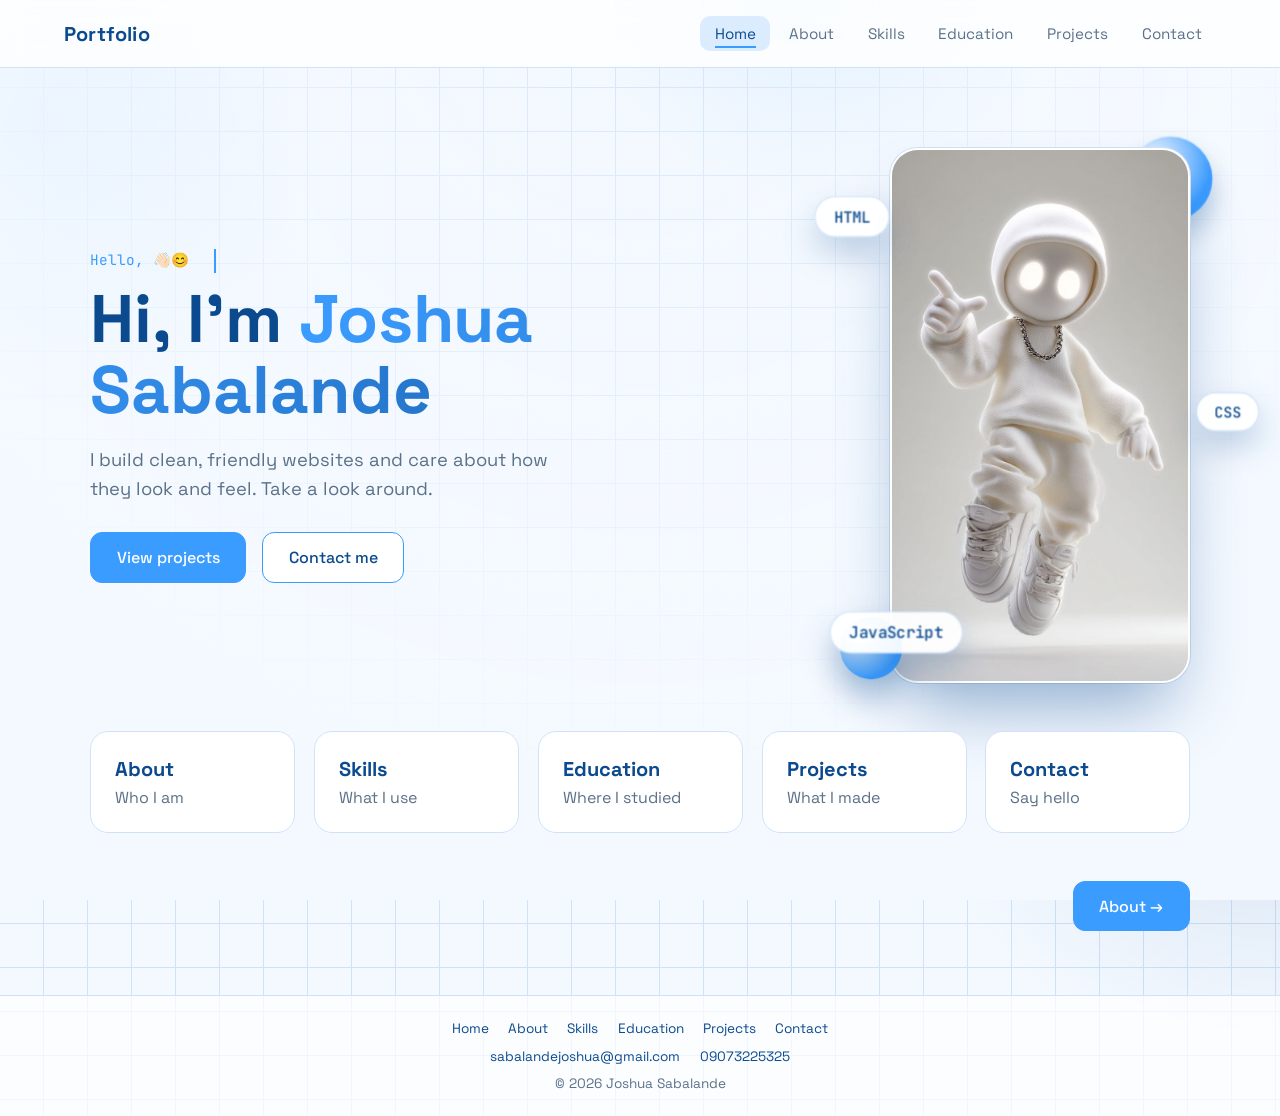
<file: index.html>
<!DOCTYPE html>
<html lang="en">
  <head>
    <meta charset="UTF-8">
    <meta name="viewport" content="width=device-width, initial-scale=1.0">
    <title>Home | Joshua Sabalande</title>
    <link rel="preconnect" href="https://fonts.googleapis.com">
    <link rel="preconnect" href="https://fonts.gstatic.com" crossorigin>
    <link
      href="https://fonts.googleapis.com/css2?family=Space+Grotesk:wght@400;500;700&amp;family=JetBrains+Mono:wght@400;500&amp;display=swap"
      rel="stylesheet"
    >
    <link rel="stylesheet" href="style.css">
  </head>

  <body>
    <header class="top">
      <a class="brand" href="index.html">Portfolio</a>
      <button class="menu-btn" aria-label="Open menu" aria-expanded="false" aria-controls="site-nav">
        <span></span>
        <span></span>
        <span></span>
      </button>
      <nav id="site-nav">
        <a href="index.html" class="active">Home</a>
        <a href="about.html">About</a>
        <a href="skills.html">Skills</a>
        <a href="education.html">Education</a>
        <a href="projects.html">Projects</a>
        <a href="contact.html">Contact</a>
      </nav>
    </header>

    <main class="page">
      <section class="hero">
        <div class="hero-text">
          <p class="code">Hello, 👋🏻😊</p>
          <h1>Hi, I'm <span class="grad">Joshua Sabalande</span></h1>
          <p class="lead">
            I build clean, friendly websites and care about how they look and feel. Take a look
            around.
          </p>
          <div class="btns">
            <a class="btn primary" href="projects.html">View projects</a>
            <a class="btn" href="contact.html">Contact me</a>
          </div>
        </div>
        <div class="stage">
          <span class="orb o1"></span>
          <span class="orb o2"></span>
          <div class="art">
            <img src="character.jpg" alt="3D white hooded character jumping and pointing">
          </div>
          <span class="chip c1">HTML</span>
          <span class="chip c2">CSS</span>
          <span class="chip c3">JavaScript</span>
        </div>
      </section>

      <section class="tiles">
        <a class="tile" href="about.html"><b>About</b><i>Who I am</i></a>
        <a class="tile" href="skills.html"><b>Skills</b><i>What I use</i></a>
        <a class="tile" href="education.html"><b>Education</b><i>Where I studied</i></a>
        <a class="tile" href="projects.html"><b>Projects</b><i>What I made</i></a>
        <a class="tile" href="contact.html"><b>Contact</b><i>Say hello</i></a>
      </section>

      <div class="pager">
        <span></span>
        <a class="btn primary" href="about.html">About →</a>
      </div>
    </main>

    <footer>
      <div class="flinks">
        <a href="index.html">Home</a>
        <a href="about.html">About</a>
        <a href="skills.html">Skills</a>
        <a href="education.html">Education</a>
        <a href="projects.html">Projects</a>
        <a href="contact.html">Contact</a>
      </div>
      <div class="flinks">
        <a href="mailto:sabalandejoshua@gmail.com">sabalandejoshua@gmail.com</a>
        <a href="tel:09073225325">09073225325</a>
      </div>
      <p>© 2026 Joshua Sabalande</p>
    </footer>

    <script src="script.js"></script>
  </body>
</html>
</file>
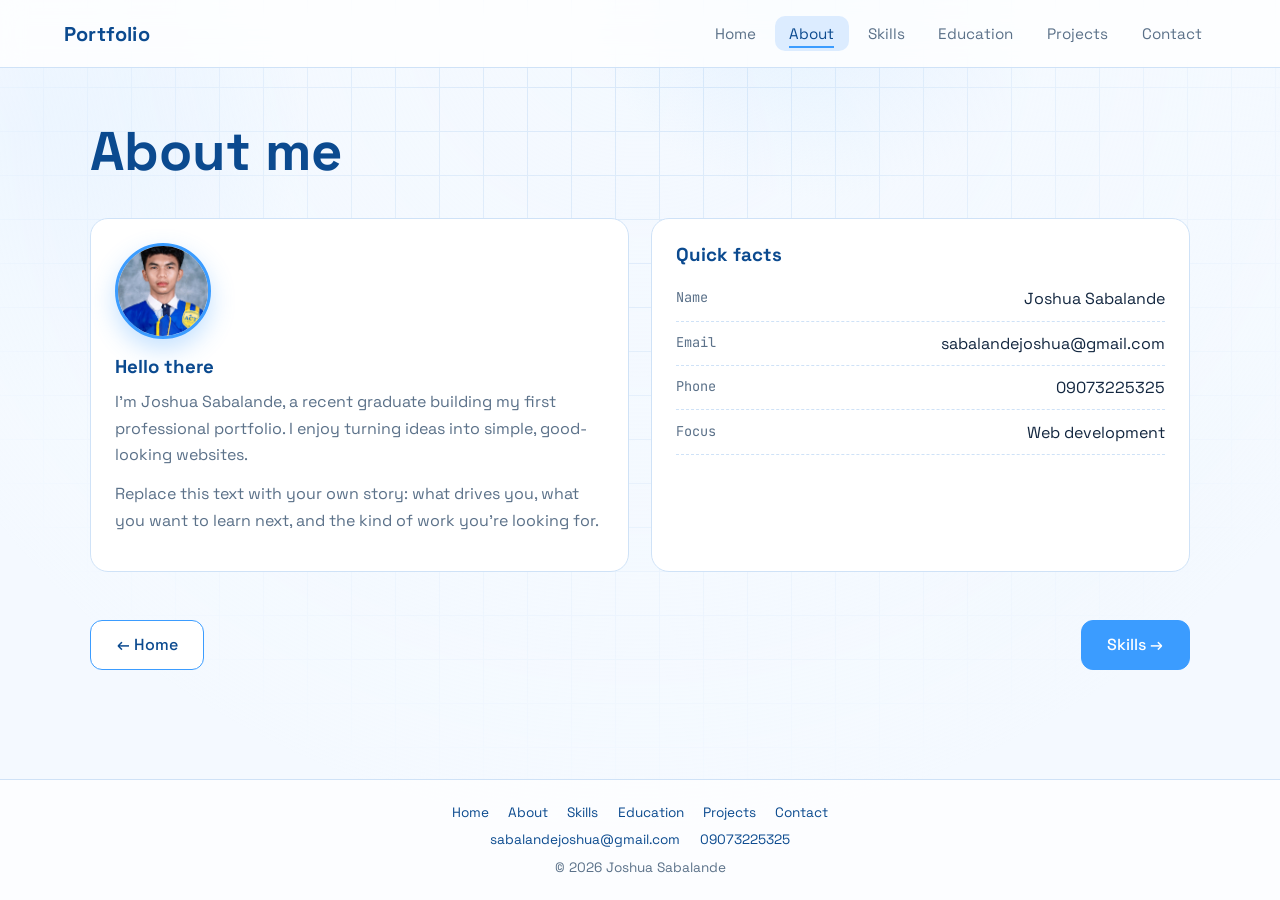
<file: about.html>
<!DOCTYPE html>
<html lang="en">
  <head>
    <meta charset="UTF-8">
    <meta name="viewport" content="width=device-width, initial-scale=1.0">
    <title>About | Joshua Sabalande</title>
    <link rel="preconnect" href="https://fonts.googleapis.com">
    <link rel="preconnect" href="https://fonts.gstatic.com" crossorigin>
    <link
      href="https://fonts.googleapis.com/css2?family=Space+Grotesk:wght@400;500;700&amp;family=JetBrains+Mono:wght@400;500&amp;display=swap"
      rel="stylesheet"
    >
    <link rel="stylesheet" href="style.css">
  </head>

  <body>
    <header class="top">
      <a class="brand" href="index.html">Portfolio</a>
      <button class="menu-btn" aria-label="Open menu" aria-expanded="false" aria-controls="site-nav">
        <span></span>
        <span></span>
        <span></span>
      </button>
      <nav id="site-nav">
        <a href="index.html">Home</a>
        <a href="about.html" class="active">About</a>
        <a href="skills.html">Skills</a>
        <a href="education.html">Education</a>
        <a href="projects.html">Projects</a>
        <a href="contact.html">Contact</a>
      </nav>
    </header>

    <main class="page">
      <div class="head">
        <h1>About me</h1>
      </div>

      <div class="split">
        <div class="card">
          <div class="avatar">
            JS
            <img src="profile.jpg" alt="Joshua Sabalande" onerror="this.style.display='none'">
          </div>
          <h3>Hello there</h3>
          <p>
            I'm Joshua Sabalande, a recent graduate building my first professional portfolio. I
            enjoy turning ideas into simple, good-looking websites.
          </p>
          <p>
            Replace this text with your own story: what drives you, what you want to learn next, and
            the kind of work you're looking for.
          </p>
        </div>
        <div class="card">
          <h3>Quick facts</h3>
          <ul class="facts">
            <li><span>Name</span>Joshua Sabalande</li>
            <li><span>Email</span>sabalandejoshua@gmail.com</li>
            <li><span>Phone</span>09073225325</li>
            <li><span>Focus</span>Web development</li>
          </ul>
        </div>
      </div>

      <div class="pager">
        <a class="btn" href="index.html">← Home</a>
        <a class="btn primary" href="skills.html">Skills →</a>
      </div>
    </main>

    <footer>
      <div class="flinks">
        <a href="index.html">Home</a>
        <a href="about.html">About</a>
        <a href="skills.html">Skills</a>
        <a href="education.html">Education</a>
        <a href="projects.html">Projects</a>
        <a href="contact.html">Contact</a>
      </div>
      <div class="flinks">
        <a href="mailto:sabalandejoshua@gmail.com">sabalandejoshua@gmail.com</a>
        <a href="tel:09073225325">09073225325</a>
      </div>
      <p>© 2026 Joshua Sabalande</p>
    </footer>

    <script src="script.js"></script>
  </body>
</html>
</file>
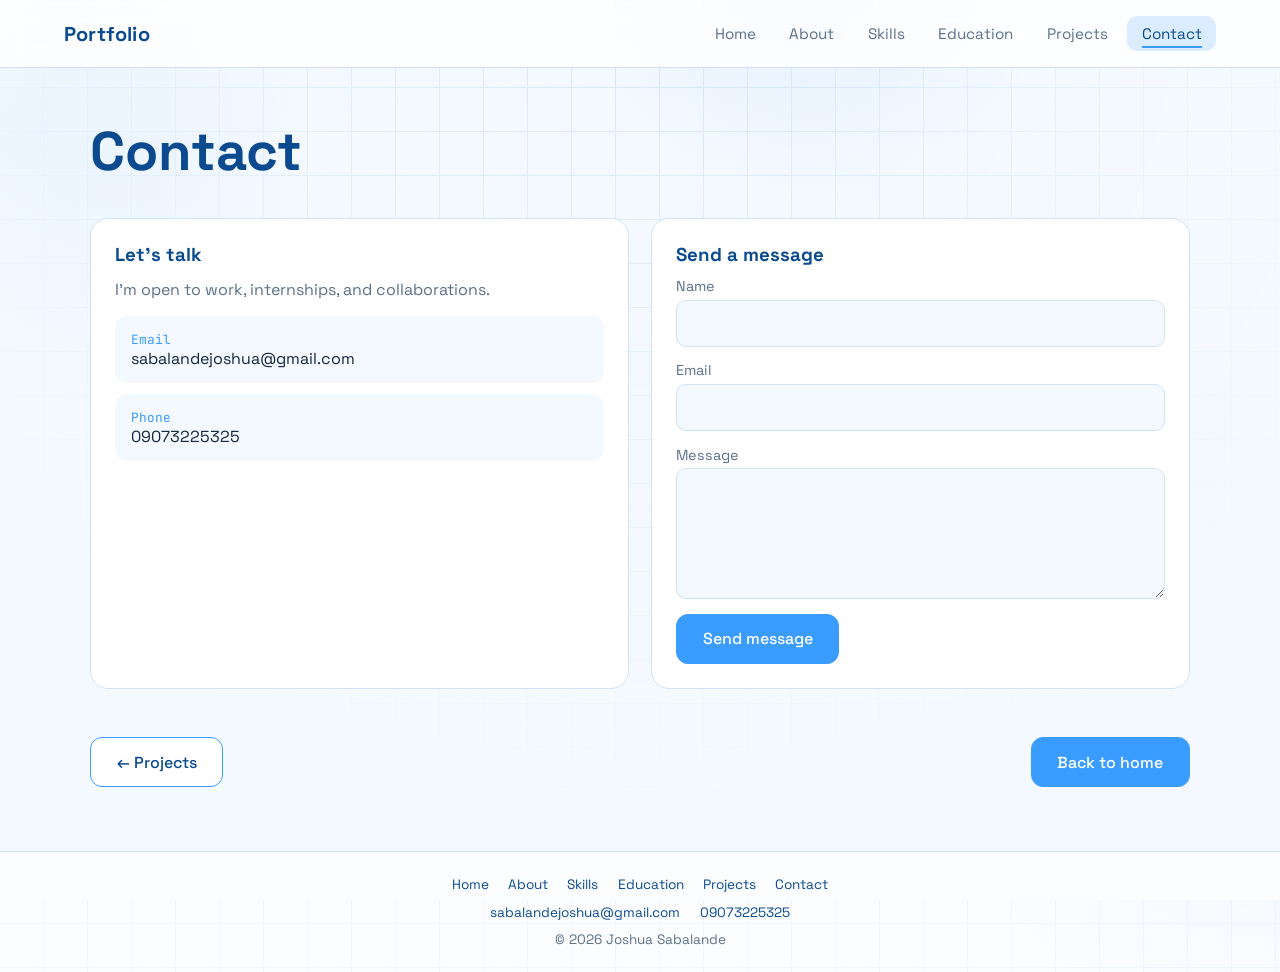
<file: contact.html>
<!DOCTYPE html>
<html lang="en">
  <head>
    <meta charset="UTF-8">
    <meta name="viewport" content="width=device-width, initial-scale=1.0">
    <title>Contact | Joshua Sabalande</title>
    <link rel="preconnect" href="https://fonts.googleapis.com">
    <link rel="preconnect" href="https://fonts.gstatic.com" crossorigin>
    <link
      href="https://fonts.googleapis.com/css2?family=Space+Grotesk:wght@400;500;700&amp;family=JetBrains+Mono:wght@400;500&amp;display=swap"
      rel="stylesheet"
    >
    <link rel="stylesheet" href="style.css">
  </head>

  <body>
    <header class="top">
      <a class="brand" href="index.html">Portfolio</a>
      <button class="menu-btn" aria-label="Open menu" aria-expanded="false" aria-controls="site-nav">
        <span></span>
        <span></span>
        <span></span>
      </button>
      <nav id="site-nav">
        <a href="index.html">Home</a>
        <a href="about.html">About</a>
        <a href="skills.html">Skills</a>
        <a href="education.html">Education</a>
        <a href="projects.html">Projects</a>
        <a href="contact.html" class="active">Contact</a>
      </nav>
    </header>

    <main class="page">
      <div class="head">
        <h1>Contact</h1>
      </div>

      <div class="split">
        <div class="card">
          <h3>Let's talk</h3>
          <p>I'm open to work, internships, and collaborations.</p>
          <a class="row" href="mailto:sabalandejoshua@gmail.com">
            <span>Email</span>sabalandejoshua@gmail.com
          </a>
          <a class="row" href="tel:09073225325"><span>Phone</span>09073225325</a>
        </div>
        <form class="card" action="mailto:sabalandejoshua@gmail.com" method="post" enctype="text/plain">
          <h3>Send a message</h3>
          <label>Name<input name="name" required></label>
          <label>Email<input type="email" name="email" required></label>
          <label>Message<textarea name="message" rows="5" required></textarea></label>
          <button class="btn primary" type="submit">Send message</button>
        </form>
      </div>

      <div class="pager">
        <a class="btn" href="projects.html">← Projects</a>
        <a class="btn primary" href="index.html">Back to home</a>
      </div>
    </main>

    <footer>
      <div class="flinks">
        <a href="index.html">Home</a>
        <a href="about.html">About</a>
        <a href="skills.html">Skills</a>
        <a href="education.html">Education</a>
        <a href="projects.html">Projects</a>
        <a href="contact.html">Contact</a>
      </div>
      <div class="flinks">
        <a href="mailto:sabalandejoshua@gmail.com">sabalandejoshua@gmail.com</a>
        <a href="tel:09073225325">09073225325</a>
      </div>
      <p>© 2026 Joshua Sabalande</p>
    </footer>

    <script src="script.js"></script>
  </body>
</html>
</file>
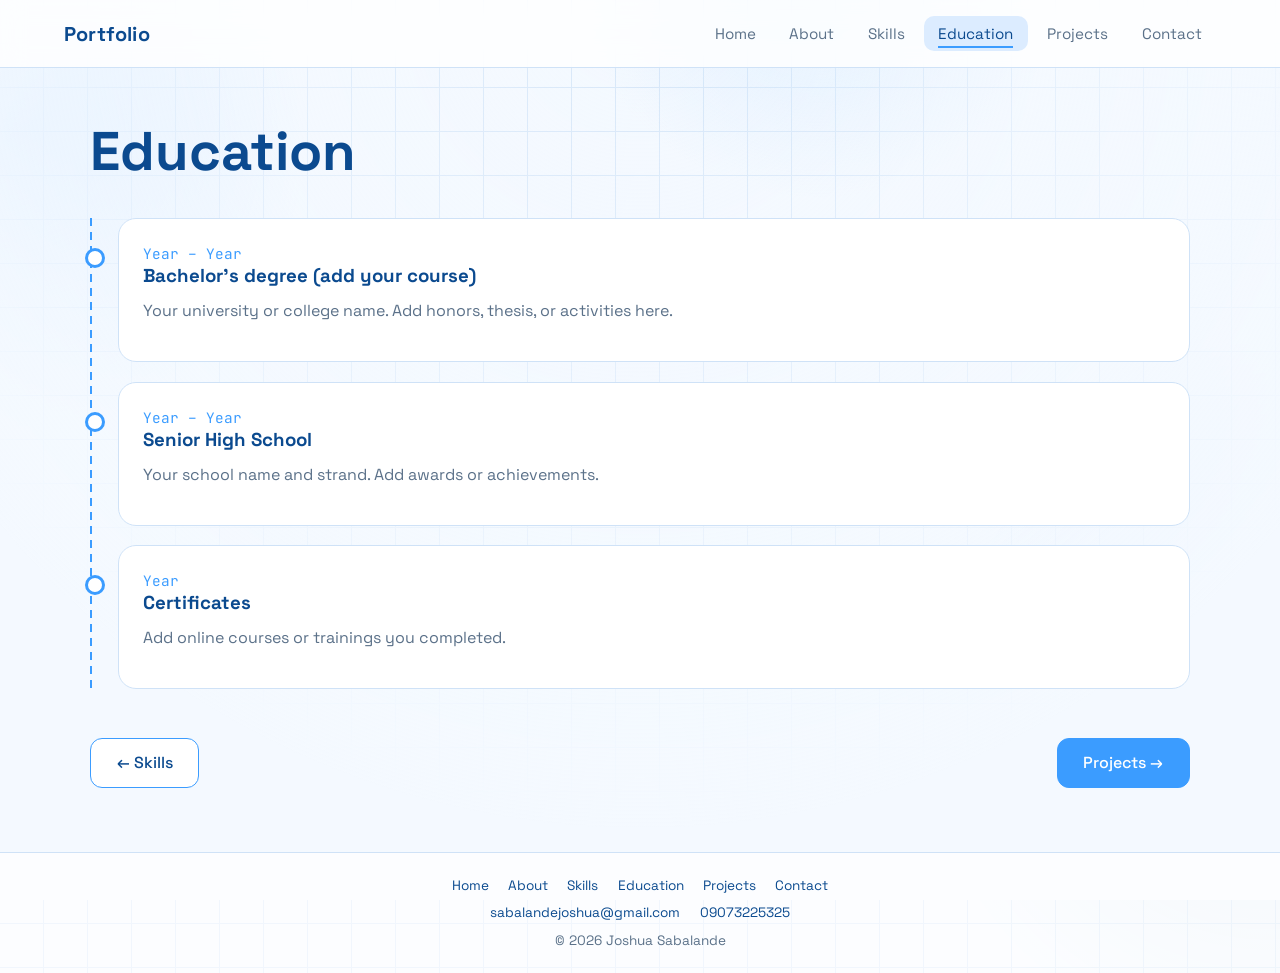
<file: education.html>
<!DOCTYPE html>
<html lang="en">
  <head>
    <meta charset="UTF-8">
    <meta name="viewport" content="width=device-width, initial-scale=1.0">
    <title>Education | Joshua Sabalande</title>
    <link rel="preconnect" href="https://fonts.googleapis.com">
    <link rel="preconnect" href="https://fonts.gstatic.com" crossorigin>
    <link
      href="https://fonts.googleapis.com/css2?family=Space+Grotesk:wght@400;500;700&amp;family=JetBrains+Mono:wght@400;500&amp;display=swap"
      rel="stylesheet"
    >
    <link rel="stylesheet" href="style.css">
  </head>

  <body>
    <header class="top">
      <a class="brand" href="index.html">Portfolio</a>
      <button class="menu-btn" aria-label="Open menu" aria-expanded="false" aria-controls="site-nav">
        <span></span>
        <span></span>
        <span></span>
      </button>
      <nav id="site-nav">
        <a href="index.html">Home</a>
        <a href="about.html">About</a>
        <a href="skills.html">Skills</a>
        <a href="education.html" class="active">Education</a>
        <a href="projects.html">Projects</a>
        <a href="contact.html">Contact</a>
      </nav>
    </header>

    <main class="page">
      <div class="head">
        <h1>Education</h1>
      </div>

      <div class="timeline">
        <div class="card">
          <small class="code">Year – Year</small>
          <h3>Bachelor's degree (add your course)</h3>
          <p>Your university or college name. Add honors, thesis, or activities here.</p>
        </div>
        <div class="card">
          <small class="code">Year – Year</small>
          <h3>Senior High School</h3>
          <p>Your school name and strand. Add awards or achievements.</p>
        </div>
        <div class="card">
          <small class="code">Year</small>
          <h3>Certificates</h3>
          <p>Add online courses or trainings you completed.</p>
        </div>
      </div>

      <div class="pager">
        <a class="btn" href="skills.html">← Skills</a>
        <a class="btn primary" href="projects.html">Projects →</a>
      </div>
    </main>

    <footer>
      <div class="flinks">
        <a href="index.html">Home</a>
        <a href="about.html">About</a>
        <a href="skills.html">Skills</a>
        <a href="education.html">Education</a>
        <a href="projects.html">Projects</a>
        <a href="contact.html">Contact</a>
      </div>
      <div class="flinks">
        <a href="mailto:sabalandejoshua@gmail.com">sabalandejoshua@gmail.com</a>
        <a href="tel:09073225325">09073225325</a>
      </div>
      <p>© 2026 Joshua Sabalande</p>
    </footer>

    <script src="script.js"></script>
  </body>
</html>
</file>
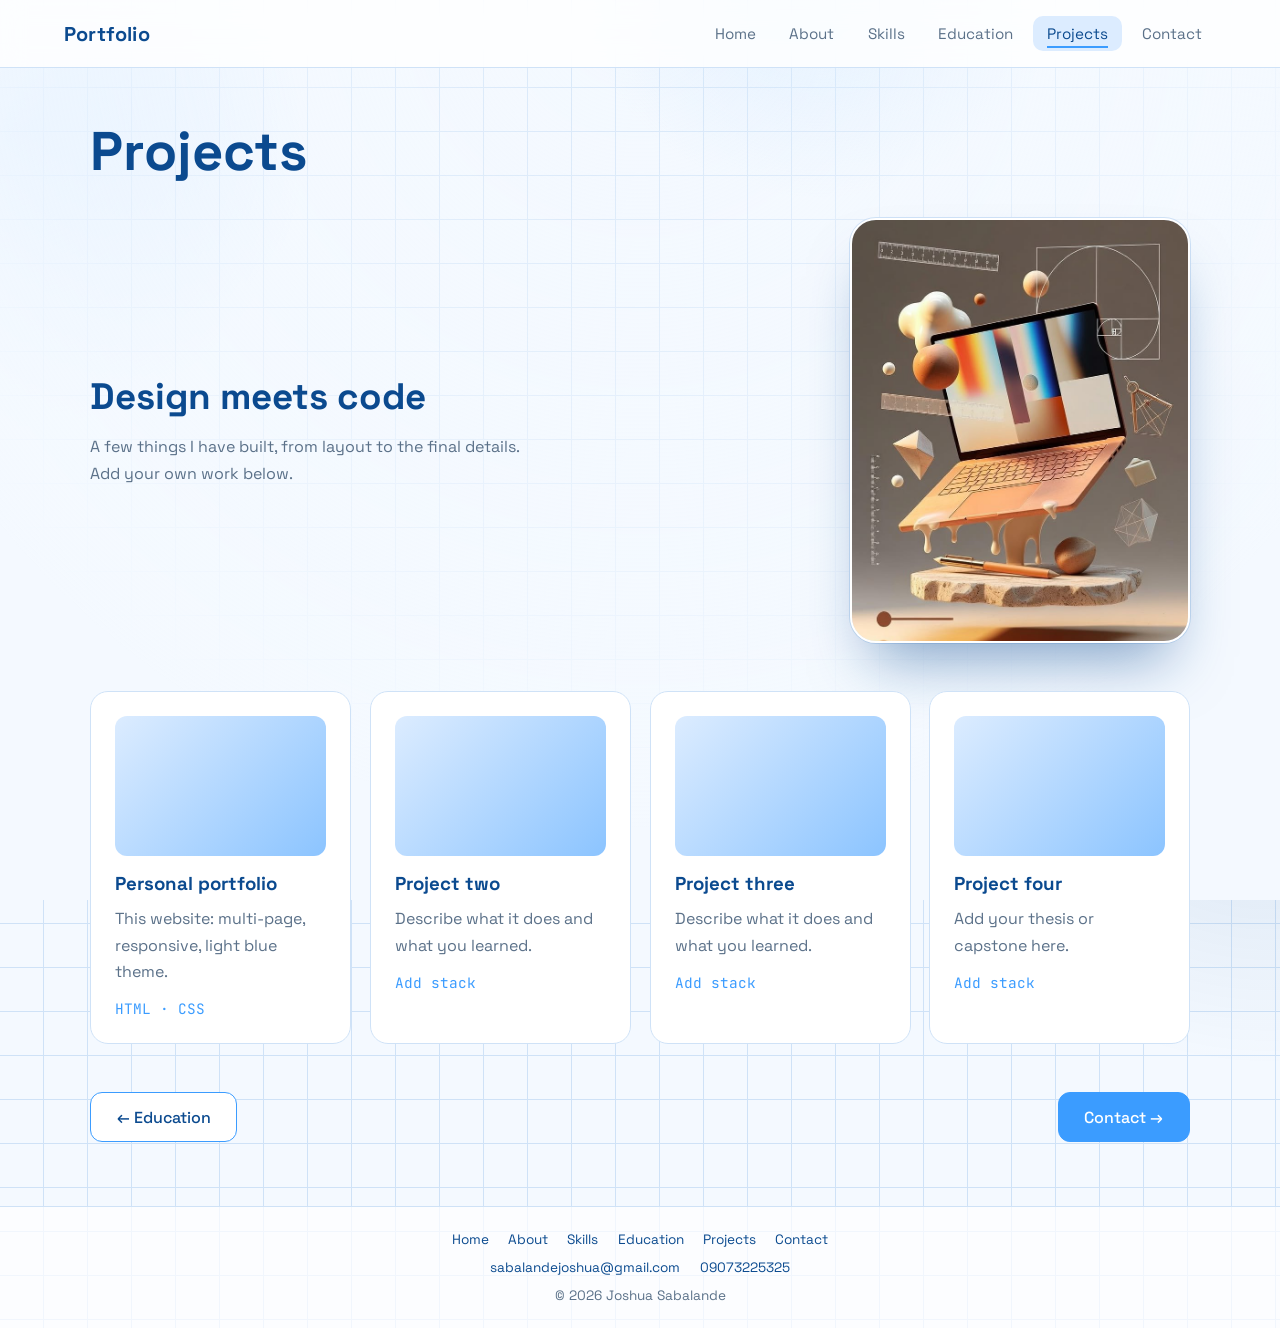
<file: projects.html>
<!DOCTYPE html>
<html lang="en">
  <head>
    <meta charset="UTF-8">
    <meta name="viewport" content="width=device-width, initial-scale=1.0">
    <title>Projects | Joshua Sabalande</title>
    <link rel="preconnect" href="https://fonts.googleapis.com">
    <link rel="preconnect" href="https://fonts.gstatic.com" crossorigin>
    <link
      href="https://fonts.googleapis.com/css2?family=Space+Grotesk:wght@400;500;700&amp;family=JetBrains+Mono:wght@400;500&amp;display=swap"
      rel="stylesheet"
    >
    <link rel="stylesheet" href="style.css">
  </head>

  <body>
    <header class="top">
      <a class="brand" href="index.html">Portfolio</a>
      <button class="menu-btn" aria-label="Open menu" aria-expanded="false" aria-controls="site-nav">
        <span></span>
        <span></span>
        <span></span>
      </button>
      <nav id="site-nav">
        <a href="index.html">Home</a>
        <a href="about.html">About</a>
        <a href="skills.html">Skills</a>
        <a href="education.html">Education</a>
        <a href="projects.html" class="active">Projects</a>
        <a href="contact.html">Contact</a>
      </nav>
    </header>

    <main class="page">
      <div class="head">
        <h1>Projects</h1>
      </div>

      <section class="feature flip">
        <figure class="shot pos-laptop">
          <img src="laptop.jpg" alt="Floating laptop surrounded by design tools and shapes">
        </figure>
        <div class="feature-text">
          <h2>Design meets code</h2>
          <p>
            A few things I have built, from layout to the final details. Add your own work below.
          </p>
        </div>
      </section>

      <div class="grid">
        <article class="card proj">
          <div class="thumb"></div>
          <h3>Personal portfolio</h3>
          <p>This website: multi-page, responsive, light blue theme.</p>
          <small class="code">HTML · CSS</small>
        </article>
        <article class="card proj">
          <div class="thumb"></div>
          <h3>Project two</h3>
          <p>Describe what it does and what you learned.</p>
          <small class="code">Add stack</small>
        </article>
        <article class="card proj">
          <div class="thumb"></div>
          <h3>Project three</h3>
          <p>Describe what it does and what you learned.</p>
          <small class="code">Add stack</small>
        </article>
        <article class="card proj">
          <div class="thumb"></div>
          <h3>Project four</h3>
          <p>Add your thesis or capstone here.</p>
          <small class="code">Add stack</small>
        </article>
      </div>

      <div class="pager">
        <a class="btn" href="education.html">← Education</a>
        <a class="btn primary" href="contact.html">Contact →</a>
      </div>
    </main>

    <footer>
      <div class="flinks">
        <a href="index.html">Home</a>
        <a href="about.html">About</a>
        <a href="skills.html">Skills</a>
        <a href="education.html">Education</a>
        <a href="projects.html">Projects</a>
        <a href="contact.html">Contact</a>
      </div>
      <div class="flinks">
        <a href="mailto:sabalandejoshua@gmail.com">sabalandejoshua@gmail.com</a>
        <a href="tel:09073225325">09073225325</a>
      </div>
      <p>© 2026 Joshua Sabalande</p>
    </footer>

    <script src="script.js"></script>
  </body>
</html>
</file>
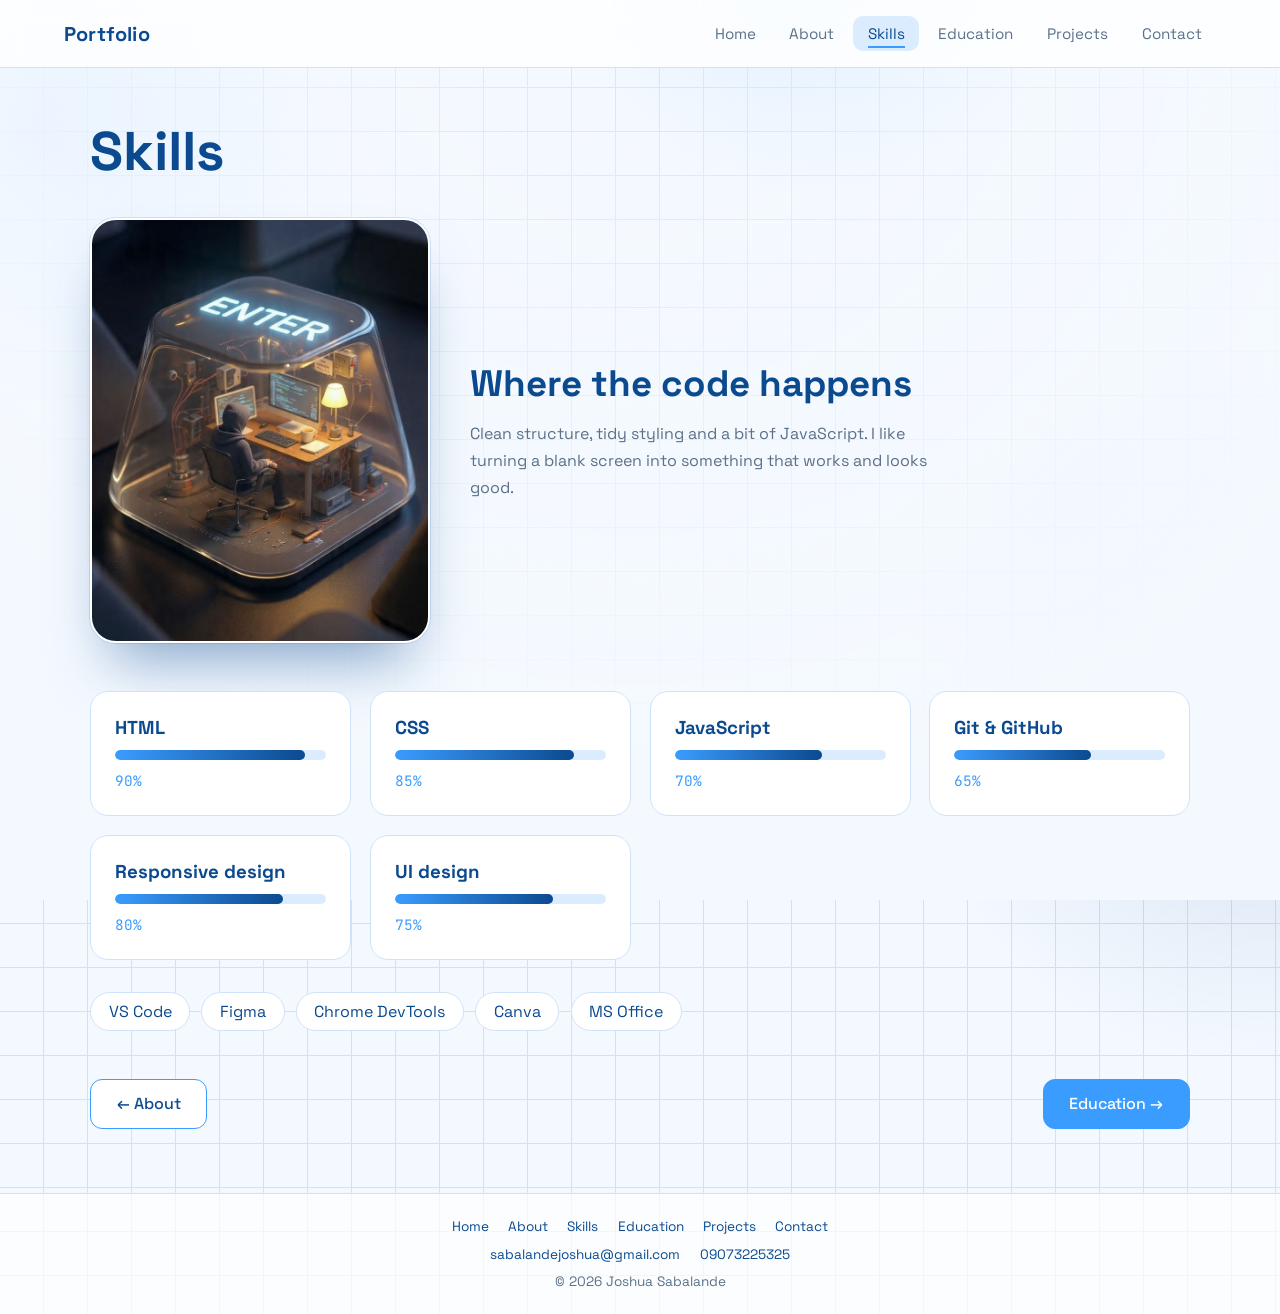
<file: skills.html>
<!DOCTYPE html>
<html lang="en">
  <head>
    <meta charset="UTF-8">
    <meta name="viewport" content="width=device-width, initial-scale=1.0">
    <title>Skills | Joshua Sabalande</title>
    <link rel="preconnect" href="https://fonts.googleapis.com">
    <link rel="preconnect" href="https://fonts.gstatic.com" crossorigin>
    <link
      href="https://fonts.googleapis.com/css2?family=Space+Grotesk:wght@400;500;700&amp;family=JetBrains+Mono:wght@400;500&amp;display=swap"
      rel="stylesheet"
    >
    <link rel="stylesheet" href="style.css">
  </head>

  <body>
    <header class="top">
      <a class="brand" href="index.html">Portfolio</a>
      <button class="menu-btn" aria-label="Open menu" aria-expanded="false" aria-controls="site-nav">
        <span></span>
        <span></span>
        <span></span>
      </button>
      <nav id="site-nav">
        <a href="index.html">Home</a>
        <a href="about.html">About</a>
        <a href="skills.html" class="active">Skills</a>
        <a href="education.html">Education</a>
        <a href="projects.html">Projects</a>
        <a href="contact.html">Contact</a>
      </nav>
    </header>

    <main class="page">
      <div class="head">
        <h1>Skills</h1>
      </div>

      <section class="feature">
        <figure class="shot pos-enter">
          <img src="enter.jpg" alt="Developer working inside a glass ENTER key">
        </figure>
        <div class="feature-text">
          <h2>Where the code happens</h2>
          <p>
            Clean structure, tidy styling and a bit of JavaScript. I like turning a blank screen
            into something that works and looks good.
          </p>
        </div>
      </section>

      <div class="grid">
        <div class="card skill">
          <h3>HTML</h3>
          <div class="bar">
            <div style="--w:90%"></div>
          </div>
          <small class="code">90%</small>
        </div>
        <div class="card skill">
          <h3>CSS</h3>
          <div class="bar">
            <div style="--w:85%"></div>
          </div>
          <small class="code">85%</small>
        </div>
        <div class="card skill">
          <h3>JavaScript</h3>
          <div class="bar">
            <div style="--w:70%"></div>
          </div>
          <small class="code">70%</small>
        </div>
        <div class="card skill">
          <h3>Git &amp; GitHub</h3>
          <div class="bar">
            <div style="--w:65%"></div>
          </div>
          <small class="code">65%</small>
        </div>
        <div class="card skill">
          <h3>Responsive design</h3>
          <div class="bar">
            <div style="--w:80%"></div>
          </div>
          <small class="code">80%</small>
        </div>
        <div class="card skill">
          <h3>UI design</h3>
          <div class="bar">
            <div style="--w:75%"></div>
          </div>
          <small class="code">75%</small>
        </div>
      </div>

      <div class="chips">
        <span>VS Code</span>
        <span>Figma</span>
        <span>Chrome DevTools</span>
        <span>Canva</span>
        <span>MS Office</span>
      </div>

      <div class="pager">
        <a class="btn" href="about.html">← About</a>
        <a class="btn primary" href="education.html">Education →</a>
      </div>
    </main>

    <footer>
      <div class="flinks">
        <a href="index.html">Home</a>
        <a href="about.html">About</a>
        <a href="skills.html">Skills</a>
        <a href="education.html">Education</a>
        <a href="projects.html">Projects</a>
        <a href="contact.html">Contact</a>
      </div>
      <div class="flinks">
        <a href="mailto:sabalandejoshua@gmail.com">sabalandejoshua@gmail.com</a>
        <a href="tel:09073225325">09073225325</a>
      </div>
      <p>© 2026 Joshua Sabalande</p>
    </footer>

    <script src="script.js"></script>
  </body>
</html>
</file>
<file: style.css>
:root {
  --bg: #f4f9ff;
  --blue: #3b9cff;
  --deep: #0b4a8f;
  --soft: #dcecff;
  --ink: #12263f;
  --mut: #5b7189;
  --card: #fff;
  --line: #cfe2f7;
}

* {
  margin: 0;
  padding: 0;
  box-sizing: border-box;
}

html {
  scroll-behavior: smooth;
}

body {
  font-family: 'Space Grotesk', sans-serif;
  color: var(--ink);
  background: var(--bg);
  background-image:
    linear-gradient(var(--line) 1px, transparent 1px),
    linear-gradient(90deg, var(--line) 1px, transparent 1px);
  background-size: 44px 44px;
  background-position: -1px -1px;
  min-height: 100vh;
  display: flex;
  flex-direction: column;
}

body::before {
  content: "";
  position: fixed;
  inset: 0;
  background: radial-gradient(circle at 50% 0, rgba(244, 249, 255, 0.2), var(--bg) 75%);
  pointer-events: none;
  z-index: -1;
}

.code,
small.code,
.facts span,
.row span {
  font-family: 'JetBrains Mono', monospace;
}

.top {
  position: sticky;
  top: 0;
  z-index: 10;
  display: flex;
  justify-content: space-between;
  align-items: center;
  padding: 1rem 5%;
  background: rgba(255, 255, 255, 0.8);
  backdrop-filter: blur(12px);
  border-bottom: 1px solid var(--line);
}

.brand {
  font-family: 'JetBrains Mono', monospace;
  font-weight: 500;
  color: var(--deep);
  text-decoration: none;
  transition: 0.3s;
}

.brand span {
  color: var(--blue);
}

.brand:hover {
  letter-spacing: 0.06em;
}

nav {
  display: flex;
  gap: 0.3rem;
  flex-wrap: wrap;
}

nav a {
  position: relative;
  color: var(--mut);
  text-decoration: none;
  padding: 0.5rem 0.9rem;
  border-radius: 10px;
  font-size: 0.95rem;
  transition: 0.25s;
}

nav a::after {
  content: "";
  position: absolute;
  left: 0.9rem;
  right: 0.9rem;
  bottom: 0.2rem;
  height: 2px;
  background: var(--blue);
  transform: scaleX(0);
  transform-origin: left;
  transition: transform 0.3s;
}

nav a:hover,
nav a.active {
  color: var(--deep);
  background: var(--soft);
}

nav a:hover::after,
nav a.active::after {
  transform: scaleX(1);
}

.page {
  flex: 1;
  width: min(1100px, 90%);
  margin: 0 auto;
  padding: 3rem 0 4rem;
  animation: in 0.6s ease both;
}

@keyframes in {
  from {
    opacity: 0;
    transform: translateY(14px);
  }

  to {
    opacity: 1;
    transform: none;
  }
}

.head {
  margin-bottom: 2rem;
}

.head h1 {
  font-size: clamp(2.2rem, 5vw, 3.4rem);
  color: var(--deep);
}

.code {
  color: var(--blue);
  font-size: 0.9rem;
  margin-bottom: 0.4rem;
}

.hero {
  display: flex;
  align-items: center;
  justify-content: space-between;
  gap: 3rem;
  padding: 2rem 0 3rem;
  flex-wrap: wrap;
}

.hero-text {
  flex: 1 1 380px;
}

.hero h1 {
  font-size: clamp(2.4rem, 6vw, 4.2rem);
  line-height: 1.05;
  color: var(--deep);
}

.grad {
  background: linear-gradient(90deg, var(--blue), var(--deep));
  -webkit-background-clip: text;
  background-clip: text;
  color: transparent;
}

.lead {
  color: var(--mut);
  font-size: 1.15rem;
  line-height: 1.6;
  max-width: 480px;
  margin: 1.2rem 0 1.8rem;
}

.btns {
  display: flex;
  gap: 1rem;
  flex-wrap: wrap;
}

.btn {
  display: inline-block;
  padding: 0.85rem 1.6rem;
  border-radius: 12px;
  border: 1.5px solid var(--blue);
  color: var(--deep);
  text-decoration: none;
  font: 500 1rem 'Space Grotesk', sans-serif;
  background: #fff;
  cursor: pointer;
  transition: 0.3s;
}

.btn:hover {
  transform: translateY(-3px);
  box-shadow: 0 10px 24px rgba(59, 156, 255, 0.3);
}

.btn.primary {
  background: var(--blue);
  color: #fff;
}

.btn.primary:hover {
  background: var(--deep);
  border-color: var(--deep);
}

.photo {
  position: relative;
  width: 300px;
  height: 340px;
  border-radius: 28px;
  background: linear-gradient(135deg, var(--soft), #fff);
  border: 2px solid var(--blue);
  display: grid;
  place-items: center;
  overflow: hidden;
  box-shadow: 12px 12px 0 var(--soft);
  transition: 0.4s;
}

.photo:hover {
  transform: rotate(-2deg) scale(1.03);
  box-shadow: 16px 16px 0 var(--blue);
}

.photo img {
  position: absolute;
  inset: 0;
  width: 100%;
  height: 100%;
  object-fit: cover;
  z-index: 1;
}

.photo span {
  font: 700 4rem 'Space Grotesk', sans-serif;
  color: var(--blue);
}

.tiles,
.grid {
  display: grid;
  grid-template-columns: repeat(auto-fit, minmax(220px, 1fr));
  gap: 1.2rem;
}

.tile,
.card {
  background: var(--card);
  border: 1px solid var(--line);
  border-radius: 18px;
  padding: 1.5rem;
  transition: 0.35s;
  position: relative;
  overflow: hidden;
}

.tile {
  text-decoration: none;
  color: var(--ink);
  display: flex;
  flex-direction: column;
  gap: 0.3rem;
}

.tile b {
  font-size: 1.25rem;
  color: var(--deep);
}

.tile i {
  font-style: normal;
  color: var(--mut);
}

.tile:hover,
.card:hover {
  transform: translateY(-6px);
  border-color: var(--blue);
  box-shadow: 0 16px 34px rgba(59, 156, 255, 0.22);
}

.tile::before,
.card::before {
  content: "";
  position: absolute;
  left: 0;
  top: 0;
  height: 3px;
  width: 0;
  background: linear-gradient(90deg, var(--blue), var(--deep));
  transition: width 0.4s;
}

.tile:hover::before,
.card:hover::before {
  width: 100%;
}

.card h3 {
  color: var(--deep);
  margin-bottom: 0.7rem;
}

.card p {
  color: var(--mut);
  line-height: 1.65;
  margin-bottom: 0.8rem;
}

.split {
  display: grid;
  grid-template-columns: repeat(auto-fit, minmax(300px, 1fr));
  gap: 1.4rem;
}

.facts {
  list-style: none;
}

.facts li {
  display: flex;
  justify-content: space-between;
  gap: 1rem;
  padding: 0.7rem 0;
  border-bottom: 1px dashed var(--line);
  transition: 0.25s;
}

.facts li:hover {
  padding-left: 0.6rem;
  color: var(--blue);
}

.facts span {
  color: var(--mut);
  font-size: 0.85rem;
}

.bar {
  height: 10px;
  border-radius: 99px;
  background: var(--soft);
  margin: 0.4rem 0 0.6rem;
  overflow: hidden;
}

.bar div {
  height: 100%;
  width: var(--w);
  background: linear-gradient(90deg, var(--blue), var(--deep));
  border-radius: 99px;
  transform-origin: left;
  animation: fill 1.2s cubic-bezier(0.2, 0.8, 0.2, 1) both;
}

@keyframes fill {
  from {
    transform: scaleX(0);
  }
}

.skill:hover .bar div {
  filter: brightness(1.15);
}

.chips {
  display: flex;
  flex-wrap: wrap;
  gap: 0.7rem;
  margin-top: 2rem;
}

.chips span {
  padding: 0.5rem 1.1rem;
  border-radius: 99px;
  background: #fff;
  border: 1px solid var(--line);
  color: var(--deep);
  transition: 0.25s;
  cursor: default;
}

.chips span:hover {
  background: var(--blue);
  color: #fff;
  transform: translateY(-3px) scale(1.06);
}

.timeline {
  display: grid;
  gap: 1.2rem;
  border-left: 2px dashed var(--blue);
  padding-left: 1.6rem;
}

.timeline .card::after {
  content: "";
  position: absolute;
  left: -2.15rem;
  top: 1.8rem;
  width: 14px;
  height: 14px;
  border-radius: 50%;
  background: #fff;
  border: 3px solid var(--blue);
  transition: 0.3s;
}

.timeline .card:hover::after {
  background: var(--blue);
  transform: scale(1.4);
}

.timeline .card {
  overflow: visible;
}

.thumb {
  height: 140px;
  border-radius: 12px;
  margin-bottom: 1rem;
  background: linear-gradient(135deg, var(--soft), var(--blue));
  background-size: 200% 200%;
  transition: 0.5s;
}

.proj:hover .thumb {
  background-position: 100% 100%;
  transform: scale(1.03);
}

label {
  display: block;
  color: var(--mut);
  font-size: 0.9rem;
  margin-bottom: 0.9rem;
}

input,
textarea {
  display: block;
  width: 100%;
  margin-top: 0.3rem;
  padding: 0.75rem 0.9rem;
  border: 1.5px solid var(--line);
  border-radius: 10px;
  font: 1rem 'Space Grotesk', sans-serif;
  background: var(--bg);
  transition: 0.25s;
}

input:hover,
textarea:hover {
  border-color: var(--blue);
}

input:focus,
textarea:focus {
  outline: none;
  border-color: var(--blue);
  box-shadow: 0 0 0 4px rgba(59, 156, 255, 0.2);
  background: #fff;
}

.row {
  display: flex;
  flex-direction: column;
  padding: 0.9rem 1rem;
  margin-top: 0.7rem;
  border-radius: 12px;
  background: var(--bg);
  color: var(--ink);
  text-decoration: none;
  transition: 0.3s;
}

.row span {
  font-size: 0.8rem;
  color: var(--blue);
}

.row:hover {
  background: var(--blue);
  color: #fff;
  transform: translateX(6px);
}

.row:hover span {
  color: #fff;
}

footer {
  text-align: center;
  color: var(--mut);
  font-size: 0.85rem;
  padding: 1.5rem;
  border-top: 1px solid var(--line);
  background: rgba(255, 255, 255, 0.7);
}

@media (prefers-reduced-motion: reduce) {
  *,
  *::before,
  *::after {
    animation: none !important;
    transition: none !important;
  }
}

html {
  -webkit-text-size-adjust: 100%;
}

body {
  overflow-x: hidden;
}

img {
  max-width: 100%;
}

.menu-btn {
  display: none;
  width: 44px;
  height: 44px;
  border: 1.5px solid var(--line);
  border-radius: 12px;
  background: #fff;
  cursor: pointer;
  flex-direction: column;
  justify-content: center;
  align-items: center;
  gap: 5px;
  transition: 0.25s;
}

.menu-btn:hover {
  border-color: var(--blue);
  background: var(--soft);
}

.menu-btn span {
  width: 20px;
  height: 2px;
  background: var(--deep);
  border-radius: 2px;
  transition: 0.3s;
}

.menu-btn.open span:nth-child(1) {
  transform: translateY(7px) rotate(45deg);
}

.menu-btn.open span:nth-child(2) {
  opacity: 0;
}

.menu-btn.open span:nth-child(3) {
  transform: translateY(-7px) rotate(-45deg);
}

.pager {
  display: flex;
  justify-content: space-between;
  align-items: center;
  gap: 1rem;
  margin-top: 3rem;
  flex-wrap: wrap;
}

footer {
  display: flex;
  flex-direction: column;
  gap: 0.6rem;
  align-items: center;
}

.flinks {
  display: flex;
  flex-wrap: wrap;
  justify-content: center;
  gap: 0.4rem 1.2rem;
}

.flinks a {
  color: var(--deep);
  text-decoration: none;
  transition: 0.25s;
  border-bottom: 1px solid transparent;
}

.flinks a:hover {
  color: var(--blue);
  border-color: var(--blue);
}

.card p,
.lead,
.row {
  overflow-wrap: anywhere;
}

.tiles {
  grid-template-columns: repeat(auto-fit, minmax(min(100%, 200px), 1fr));
}

.grid {
  grid-template-columns: repeat(auto-fit, minmax(min(100%, 240px), 1fr));
}

.split {
  grid-template-columns: repeat(auto-fit, minmax(min(100%, 300px), 1fr));
}

.hero-text {
  flex: 1 1 320px;
}

@media (max-width: 900px) {
  .hero {
    justify-content: center;
    text-align: center;
    gap: 2rem;
  }

  .hero-text {
    flex-basis: 100%;
  }

  .lead {
    margin-left: auto;
    margin-right: auto;
  }

  .btns {
    justify-content: center;
  }

  .page {
    padding: 2rem 0 3rem;
  }
}

@media (max-width: 800px) {
  .top {
    flex-wrap: wrap;
    padding: 0.8rem 5%;
  }

  .menu-btn {
    display: flex;
  }

  nav {
    display: none;
    flex-direction: column;
    width: 100%;
    order: 3;
    margin-top: 0.7rem;
    padding: 0.5rem;
    background: #fff;
    border: 1px solid var(--line);
    border-radius: 16px;
    box-shadow: 0 14px 30px rgba(59, 156, 255, 0.18);
  }

  nav.open {
    display: flex;
    animation: in 0.3s ease both;
  }

  nav a {
    padding: 0.85rem 1rem;
  }

  nav a::after {
    left: 1rem;
    right: auto;
    width: 24px;
  }
}

@media (max-width: 560px) {
  .photo {
    width: min(100%, 260px);
    height: 300px;
  }

  .card,
  .tile {
    padding: 1.2rem;
  }

  .btns .btn,
  .pager .btn {
    flex: 1 1 auto;
    text-align: center;
  }

  .timeline {
    padding-left: 1.2rem;
  }

  .timeline .card::after {
    left: -1.75rem;
  }

  .facts li {
    flex-direction: column;
    gap: 0.1rem;
  }

  .row:hover {
    transform: none;
  }
}

@media (hover: none) {
  .tile:hover,
  .card:hover,
  .btn:hover,
  .photo:hover,
  .chips span:hover {
    transform: none;
  }
}

/* ===================== ANIMATION LAYER ===================== */
:root {
  --ease: cubic-bezier(0.2, 0.8, 0.2, 1);
}

/* drifting glow blobs behind everything */
body::after {
  content: "";
  position: fixed;
  inset: -20%;
  z-index: -2;
  pointer-events: none;
  background:
    radial-gradient(420px 420px at 15% 25%, rgba(59, 156, 255, 0.22), transparent 70%),
    radial-gradient(520px 520px at 85% 70%, rgba(11, 74, 143, 0.14), transparent 70%),
    radial-gradient(360px 360px at 60% 10%, rgba(160, 210, 255, 0.35), transparent 70%);
  animation: drift 22s ease-in-out infinite alternate;
}

@keyframes drift {
  0% {
    transform: translate(0, 0) scale(1);
  }

  50% {
    transform: translate(4%, -3%) scale(1.08);
  }

  100% {
    transform: translate(-4%, 4%) scale(1);
  }
}

/* slowly scrolling grid */
body {
  animation: gridmove 30s linear infinite;
}

@keyframes gridmove {
  to {
    background-position: 43px 43px, 43px 43px;
  }
}

/* header slides down on load */
.top {
  animation: dropIn 0.7s var(--ease) backwards;
}

@keyframes dropIn {
  from {
    opacity: 0;
    transform: translateY(-100%);
  }
}

/* logo cursor blink */
.brand span {
  display: inline-block;
  animation: blink 1.1s steps(2, start) infinite;
}

@keyframes blink {
  50% {
    opacity: 0.15;
  }
}

/* staggered entrances (backwards fill so hover transforms still work) */
.hero-text > *,
.head > *,
.tiles > *,
.grid > *,
.split > *,
.timeline > *,
.chips span,
.pager > * {
  animation: rise 0.8s var(--ease) backwards;
}

@keyframes rise {
  from {
    opacity: 0;
    transform: translateY(34px) scale(0.97);
  }
}

.hero-text > :nth-child(1),
.head > :nth-child(1) {
  animation-delay: 0.15s;
}

.hero-text > :nth-child(2),
.head > :nth-child(2) {
  animation-delay: 0.3s;
}

.hero-text > :nth-child(3) {
  animation-delay: 0.45s;
}

.hero-text > :nth-child(4) {
  animation-delay: 0.6s;
}

.tiles > :nth-child(1),
.grid > :nth-child(1),
.split > :nth-child(1),
.timeline > :nth-child(1) {
  animation-delay: 0.35s;
}

.tiles > :nth-child(2),
.grid > :nth-child(2),
.split > :nth-child(2),
.timeline > :nth-child(2) {
  animation-delay: 0.5s;
}

.tiles > :nth-child(3),
.grid > :nth-child(3),
.timeline > :nth-child(3) {
  animation-delay: 0.65s;
}

.tiles > :nth-child(4),
.grid > :nth-child(4) {
  animation-delay: 0.8s;
}

.tiles > :nth-child(5),
.grid > :nth-child(5) {
  animation-delay: 0.95s;
}

.grid > :nth-child(6) {
  animation-delay: 1.1s;
}

.chips span:nth-child(1) {
  animation-delay: 1.1s;
}

.chips span:nth-child(2) {
  animation-delay: 1.2s;
}

.chips span:nth-child(3) {
  animation-delay: 1.3s;
}

.chips span:nth-child(4) {
  animation-delay: 1.4s;
}

.chips span:nth-child(5) {
  animation-delay: 1.5s;
}

.pager > * {
  animation-delay: 1s;
}

/* skill bars fill one after another */
.grid > :nth-child(1) .bar div {
  animation-delay: 0.6s;
}

.grid > :nth-child(2) .bar div {
  animation-delay: 0.75s;
}

.grid > :nth-child(3) .bar div {
  animation-delay: 0.9s;
}

.grid > :nth-child(4) .bar div {
  animation-delay: 1.05s;
}

.grid > :nth-child(5) .bar div {
  animation-delay: 1.2s;
}

.grid > :nth-child(6) .bar div {
  animation-delay: 1.35s;
}

.bar div {
  position: relative;
  overflow: hidden;
}

.bar div::after {
  content: "";
  position: absolute;
  inset: 0;
  background: linear-gradient(100deg, transparent 30%, rgba(255, 255, 255, 0.7) 50%, transparent 70%);
  transform: translateX(-120%);
  animation: shine 2.8s ease-in-out 2s infinite;
}

@keyframes shine {
  to {
    transform: translateX(120%);
  }
}

/* hero: typing line, flowing gradient name */
.hero .code {
  display: inline-block;
  overflow: hidden;
  white-space: nowrap;
  border-right: 2px solid var(--blue);
  width: 14ch;
  line-height: 1.5;
  padding-bottom: 0.2em;
  animation: typing 1.6s steps(15) 0.3s backwards, caret 0.7s step-end infinite;
}

@keyframes typing {
  from {
    width: 0;
  }
}

@keyframes caret {
  50% {
    border-color: transparent;
  }
}

.grad {
  background-size: 220% 100%;
  animation: flow 6s ease-in-out infinite alternate;
}

@keyframes flow {
  from {
    background-position: 0 0;
  }

  to {
    background-position: 100% 0;
  }
}

/* photo: floating, spinning ring, entrance */
.photo {
  animation: pop 1s var(--ease) 0.4s backwards, bob 6s ease-in-out 1.4s infinite;
}

@keyframes pop {
  from {
    opacity: 0;
    transform: scale(0.7) rotate(-8deg);
  }
}

@keyframes bob {
  50% {
    translate: 0 -14px;
  }
}

.photo::before {
  content: "";
  position: absolute;
  inset: -60%;
  z-index: 0;
  opacity: 0.45;
  background: conic-gradient(from 0deg, transparent 0 55%, var(--blue) 75%, transparent 95%);
  animation: spin 7s linear infinite;
}

.photo::after {
  content: "";
  position: absolute;
  inset: 6px;
  border-radius: 22px;
  background: linear-gradient(135deg, var(--soft), #fff);
  z-index: 0;
}

.photo span {
  position: relative;
  z-index: 1;
}

@keyframes spin {
  to {
    transform: rotate(360deg);
  }
}

/* button shine sweep + soft pulse on main call to action */
.btn {
  position: relative;
  overflow: hidden;
}

.btn.primary::after {
  content: "";
  position: absolute;
  top: 0;
  bottom: 0;
  width: 40%;
  left: -60%;
  background: linear-gradient(100deg, transparent, rgba(255, 255, 255, 0.55), transparent);
  transform: skewX(-20deg);
  transition: left 0.6s;
}

.btn.primary:hover::after {
  left: 130%;
}

.hero .btn.primary {
  animation: rise 0.8s var(--ease) 0.6s backwards, glow 2.6s ease-in-out 1.6s infinite;
}

@keyframes glow {
  50% {
    box-shadow: 0 0 0 7px rgba(59, 156, 255, 0.14);
  }
}

/* cards: icon-free life — tilt line, floating tile arrows */
.tile::after {
  content: "→";
  position: absolute;
  right: 1.2rem;
  top: 1.2rem;
  color: var(--blue);
  opacity: 0;
  transform: translateX(-10px);
  transition: 0.35s var(--ease);
}

.tile:hover::after {
  opacity: 1;
  transform: none;
}

.card h3 {
  transition: transform 0.3s var(--ease), color 0.3s;
}

.card:hover h3 {
  transform: translateX(6px);
  color: var(--blue);
}

/* timeline line draws itself, dots pulse */
.timeline {
  border-left-color: transparent;
  position: relative;
}

.timeline::before {
  content: "";
  position: absolute;
  left: -2px;
  top: 0;
  width: 2px;
  background: repeating-linear-gradient(var(--blue) 0 8px, transparent 8px 14px);
  animation: draw 1.4s ease-out 0.4s both;
}

@keyframes draw {
  from {
    height: 0;
  }

  to {
    height: 100%;
  }
}

.timeline .card::after {
  animation: ping 2.4s ease-out infinite;
}

@keyframes ping {
  0% {
    box-shadow: 0 0 0 0 rgba(59, 156, 255, 0.5);
  }

  80%, 100% {
    box-shadow: 0 0 0 12px rgba(59, 156, 255, 0);
  }
}

/* project thumbnails keep shifting */
.thumb {
  animation: thumbflow 6s ease-in-out infinite alternate;
}

@keyframes thumbflow {
  to {
    background-position: 100% 100%;
  }
}

/* contact fields and rows */
.row {
  animation: rise 0.7s var(--ease) backwards;
}

.row:nth-of-type(1) {
  animation-delay: 0.6s;
}

.row:nth-of-type(2) {
  animation-delay: 0.75s;
}

label {
  transition: color 0.25s, transform 0.25s;
}

label:focus-within {
  color: var(--blue);
  transform: translateX(4px);
}

/* page link transitions: nav underline already slides, add footer rise */
footer {
  animation: in 0.8s ease 1s backwards;
}

/* fixes */
.hero .code {
  max-width: 100%;
}

@media (max-width: 560px) {
  .photo {
    box-shadow: 6px 6px 0 var(--soft);
  }

  .photo:hover {
    box-shadow: 8px 8px 0 var(--blue);
  }
}

/* plain text logo */
.brand {
  font-family: 'Space Grotesk', sans-serif;
  font-weight: 700;
  font-size: 1.25rem;
  letter-spacing: 0.01em;
}

.brand:hover {
  letter-spacing: 0.04em;
  color: var(--blue);
}


/* ===================== 3D LAYER ===================== */
.card,
.tile,
.shot,
.stage {
  transform: perspective(900px) rotateX(var(--rx, 0deg)) rotateY(var(--ry, 0deg)) translateY(var(--ty, 0px));
}

.card,
.tile {
  transition:
    transform 0.2s ease-out,
    border-color 0.35s,
    box-shadow 0.35s,
    background-color 0.35s;
}

.card:hover,
.tile:hover {
  transform: perspective(900px) rotateX(var(--rx, 0deg)) rotateY(var(--ry, 0deg)) translateY(-6px);
  background-image: radial-gradient(260px circle at var(--mx, 50%) var(--my, 0%), rgba(59, 156, 255, 0.14), transparent 70%);
}

/* hero stage: picture with floating layers in front and behind */
.stage {
  position: relative;
  width: min(300px, 100%);
  flex: 0 0 auto;
  margin: 0 auto;
  transform-style: preserve-3d;
  animation: pop 1s var(--ease) 0.4s backwards;
}

.stage .art {
  aspect-ratio: 736 / 1313;
  border-radius: 28px;
  overflow: hidden;
  border: 2px solid #fff;
  background: #e4e6e8;
  box-shadow:
    0 40px 70px -20px rgba(11, 74, 143, 0.45),
    0 0 0 1px var(--line);
}

.stage .art img {
  display: block;
  width: 100%;
  height: 100%;
  object-fit: cover;
  object-position: center;
}

.orb {
  position: absolute;
  border-radius: 50%;
  background: radial-gradient(circle at 30% 30%, #fff, var(--blue) 70%);
  box-shadow: 0 18px 30px rgba(11, 74, 143, 0.3);
  animation: floaty 7s ease-in-out infinite;
}

.o1 {
  width: 90px;
  height: 90px;
  top: -30px;
  right: -34px;
  transform: translateZ(-60px);
}

.o2 {
  width: 56px;
  height: 56px;
  bottom: 30px;
  left: -30px;
  transform: translateZ(90px);
  animation-delay: -2s;
}

.chip {
  position: absolute;
  padding: 0.5rem 1rem;
  border-radius: 99px;
  background: rgba(255, 255, 255, 0.92);
  border: 1px solid var(--line);
  color: var(--deep);
  font: 500 0.85rem 'JetBrains Mono', monospace;
  box-shadow: 0 14px 30px rgba(11, 74, 143, 0.25);
  animation: floaty 5s ease-in-out infinite;
}

.c1 {
  top: 14%;
  left: -48px;
  transform: translateZ(110px);
}

.c2 {
  top: 46%;
  right: -52px;
  transform: translateZ(70px);
  animation-delay: -1.5s;
}

.c3 {
  bottom: 12%;
  left: -30px;
  transform: translateZ(130px);
  animation-delay: -3s;
}

@keyframes floaty {
  50% {
    translate: 0 -12px;
  }
}

/* feature rows (Skills and Projects) */
.feature {
  display: grid;
  grid-template-columns: minmax(0, 340px) 1fr;
  gap: 2.5rem;
  align-items: center;
  margin-bottom: 3rem;
}

.feature.flip {
  grid-template-columns: 1fr minmax(0, 340px);
}

.feature.flip .shot {
  order: 2;
}

.feature > * {
  animation: rise 0.8s var(--ease) 0.3s backwards;
}

.shot {
  margin: 0;
  aspect-ratio: 4 / 5;
  border-radius: 26px;
  overflow: hidden;
  border: 2px solid #fff;
  background: var(--soft);
  box-shadow:
    0 36px 60px -22px rgba(11, 74, 143, 0.5),
    0 0 0 1px var(--line);
}

.shot img {
  display: block;
  width: 100%;
  height: 100%;
  object-fit: cover;
  transition: transform 0.6s var(--ease);
}

.pos-enter img {
  object-position: 50% 58%;
}

.pos-laptop img {
  object-position: 50% 45%;
}

.shot:hover img {
  transform: scale(1.07);
}

.feature-text h2 {
  font-size: clamp(1.6rem, 3.5vw, 2.3rem);
  color: var(--deep);
  margin-bottom: 0.8rem;
}

.feature-text p {
  color: var(--mut);
  line-height: 1.7;
  max-width: 46ch;
}

/* profile avatar on About */
.avatar {
  position: relative;
  display: grid;
  place-items: center;
  width: 96px;
  height: 96px;
  margin-bottom: 1rem;
  border-radius: 50%;
  overflow: hidden;
  border: 3px solid var(--blue);
  background: var(--soft);
  color: var(--blue);
  font-weight: 700;
  font-size: 1.6rem;
  box-shadow: 0 10px 24px rgba(59, 156, 255, 0.3);
}

.avatar img {
  position: absolute;
  inset: 0;
  width: 100%;
  height: 100%;
  object-fit: cover;
}

@media (max-width: 800px) {
  .feature,
  .feature.flip {
    grid-template-columns: 1fr;
    gap: 1.5rem;
  }

  .feature.flip .shot {
    order: 0;
  }

  .shot {
    width: 100%;
    max-width: 340px;
    margin: 0 auto;
  }
}

@media (max-width: 560px) {
  .c1 {
    left: -8px;
  }

  .c2 {
    right: -8px;
  }

  .c3 {
    left: -8px;
  }

  .o1 {
    right: -10px;
  }

  .o2 {
    left: -10px;
  }
}
</file>
